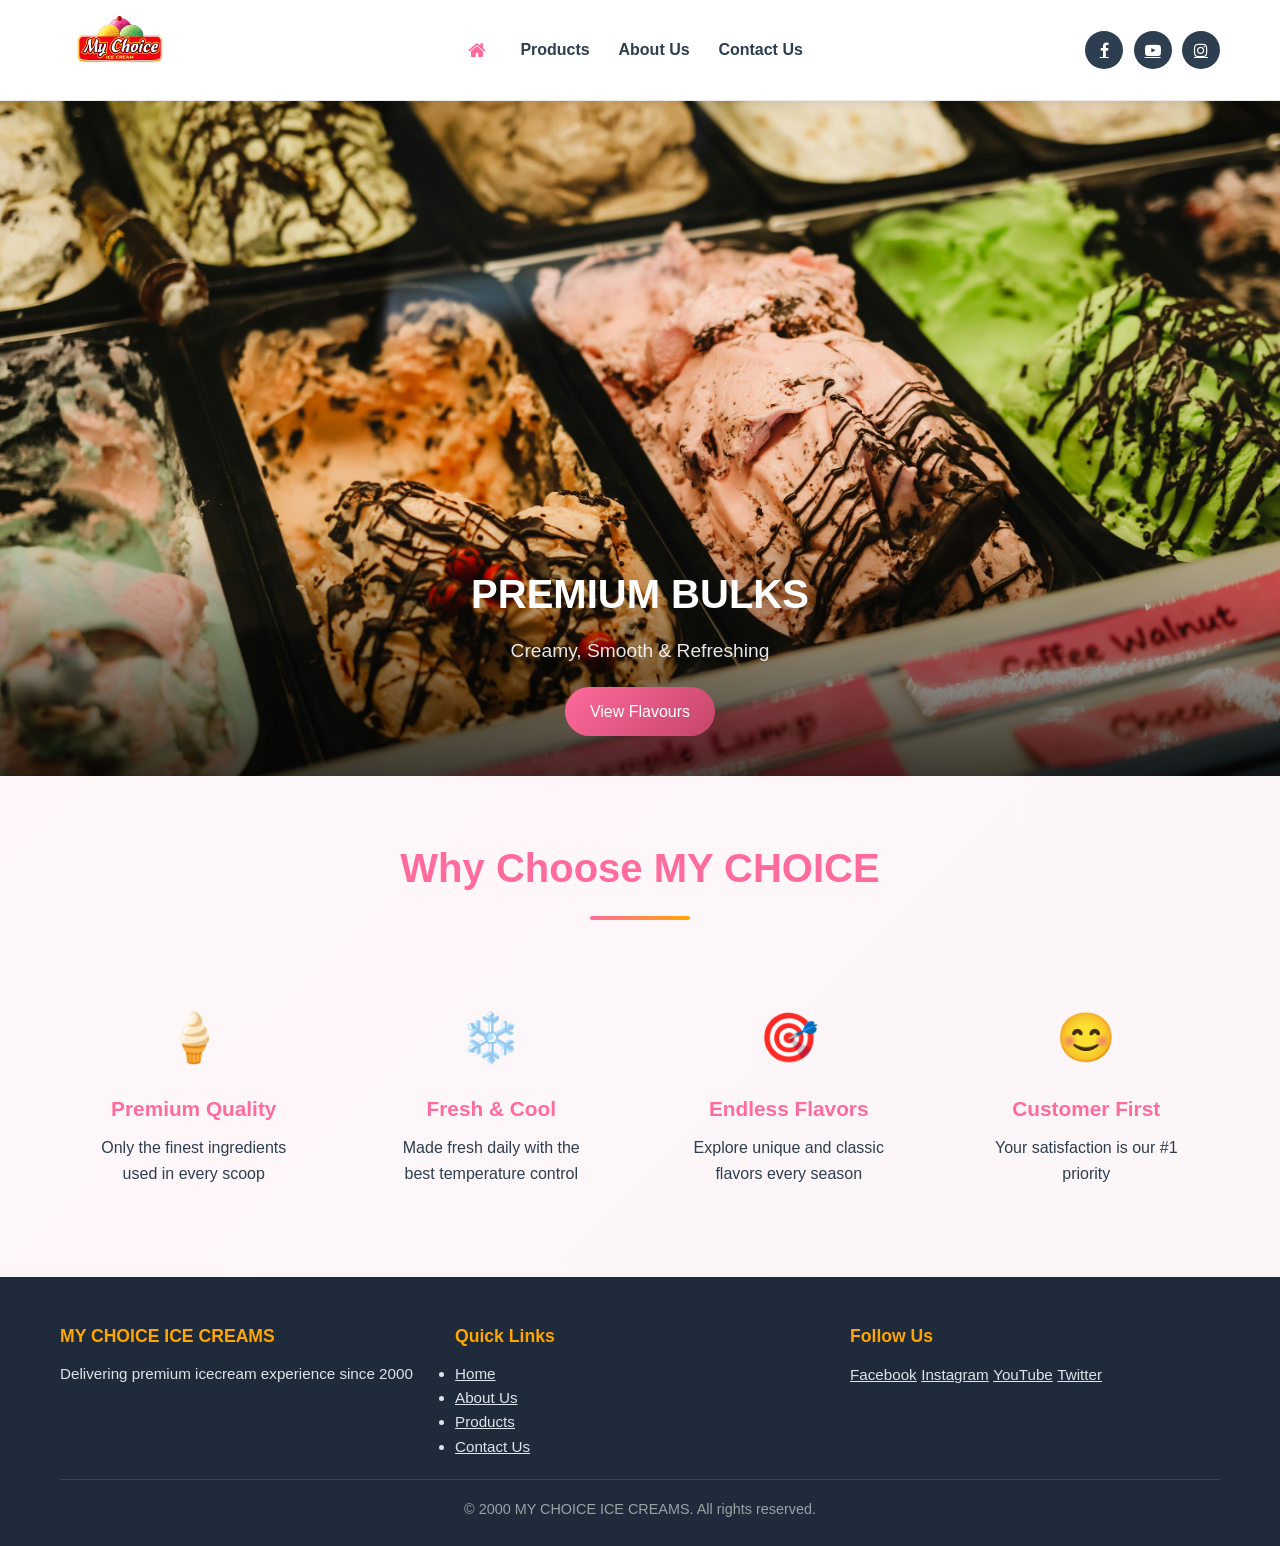
<file: index.html>
<!DOCTYPE html>
<html lang="en">
<head>
    <meta charset="UTF-8">
    <meta name="viewport" content="width=device-width, initial-scale=1.0">
    <link rel="stylesheet" href="https://cdnjs.cloudflare.com/ajax/libs/font-awesome/4.7.0/css/font-awesome.min.css">
    <link rel="stylesheet" href="css/style.css">
    <link rel="stylesheet" href="css/responsive.css">
    <title>MY CHOICE Ice Creams - Premium Ice Cream Shop</title>
</head>
<body>
    <nav class="navbar">
        <div class="container">
            <div class="navbar-brand">
                <a href="index.html"><img src="images/My choicelogo.png" alt="MY CHOICE ICE CREAMS" class="logo"></a>
            </div>
            <div class="hamburger">
                <span></span>
                <span></span>
                <span></span>
            </div>
            <ul class="nav-links">
                <li><a href="index.html" class="home-link" aria-label="Home"><i class="fa fa-home" aria-hidden="true"></i></a></li>
                <li><a href="products.html" class="active">Products</a></li>
                <li><a href="about.html">About Us</a></li>
                <li><a href="contact_Us.html">Contact Us</a></li>
            </ul>
                <ul class="social-icons">
                <li><a href="https://www.facebook.com" target="_blank" rel="noreferrer"><i class="fa fa-facebook" aria-hidden="true"></i></a></li>
                <li><a href="https://www.youtube.com/channel/UC5cx71NOaMgM1zsM2BXOCvg" target="_blank" rel="noreferrer"><i class="fa fa-youtube-play" aria-hidden="true"></i></a></li>
                <li><a href="https://www.instagram.com/arunicecreams/" target="_blank" rel="noreferrer"><i class="fa fa-instagram" aria-hidden="true"></i></a></li>
            </ul>
        </div>
    </nav>

    <section class="hero">
        <div class="carousel">
            <div class="carousel-item active">
                <img src="images/Bulks.jpg" alt="Delicious Scoops">
                <div class="banner-text">
                    <h2>PREMIUM BULKS</h2>
                    <p>Creamy, Smooth & Refreshing</p>
                    <a href="products.html#bulks" class="btn">View Flavours</a>
                </div>
            </div>
            <div class="carousel-item">
                <img src="images/cone.webp" alt="Ice Cones">
                <div class="banner-text">
                    <h2>PERFECT ICE-CREAM CONES</h2>
                    <p>Classic Flavors, Modern Taste</p>
                    <a href="products.html#cones" class="btn">View Flavours</a>
                </div>
            </div>
            <div class="carousel-item">
                <img src="images/Tubs.jpeg" alt="Ice Cream Tubs">
                <div class="banner-text">
                    <h2>DELICIOUS ICE CREAM TUBS</h2>
                    <p>Perfect for Every Occasion</p>
                    <a href="products.html#tubs" class="btn">View Flavours</a>
                </div>
            </div>
            <div class="carousel-item">
                <img src="images/kulfi.webp" alt="Kulfi">
                <div class="banner-text">
                    <h2>REFRESHING KULFIES</h2>
                    <p>Cool Down with Style</p>
                    <a href="products.html#special" class="btn">View Flavours</a>
                </div>
            </div>
            <div class="carousel-item">
                <img src="images/water candy.avif" alt="Water Candy">
                <div class="banner-text">
                    <h2>WATER CANDY</h2>
                    <p>Cool Down with Various Flavours</p>
                    <a href="products.html#watercandy" class="btn">View Flavours</a>
                </div>
            </div>
            <div class="carousel-item">
               <img src="images/balls.jpeg" alt="Fancy Balls">
                <div class="banner-text">
                    <h2>FANCY BALLS</h2>
                    <p>FINGER LICKING VARIOUS FLAVOURS OF BALLS</p>
                    <a href="products.html#balls" class="btn">View Flavours</a>
                </div>
            </div>
        </div>
    </section>

    <section class="features">
        <div class="container">
            <h2 class="section-title">Why Choose MY CHOICE</h2>
            <div class="features-grid">
                <div class="feature">
                    <div class="feature-icon">🍦</div>
                    <h3>Premium Quality</h3>
                    <p>Only the finest ingredients used in every scoop</p>
                </div>
                <div class="feature">
                    <div class="feature-icon">❄️</div>
                    <h3>Fresh & Cool</h3>
                    <p>Made fresh daily with the best temperature control</p>
                </div>
                <div class="feature">
                    <div class="feature-icon">🎯</div>
                    <h3>Endless Flavors</h3>
                    <p>Explore unique and classic flavors every season</p>
                </div>
                <div class="feature">
                    <div class="feature-icon">😊</div>
                    <h3>Customer First</h3>
                    <p>Your satisfaction is our #1 priority</p>
                </div>
            </div>
        </div>
    </section>

    <footer class="footer">
        <div class="container">
            <div class="footer-content">
                <div class="footer-section">
                    <h3>MY CHOICE ICE CREAMS</h3>
                    <p>Delivering premium icecream experience since 2000</p>
                </div>
                <div class="footer-section">
                    <h4>Quick Links</h4>
                    <ul>
                        <li><a href="index.html">Home</a></li>
                        <li><a href="about.html">About Us</a></li>
                        <li><a href="products.html">Products</a></li>
                        <li><a href="contact_Us.html">Contact Us</a></li>
                    </ul>
                </div>
                <div class="footer-section">
                    <h4>Follow Us</h4>
                    <div class="social-links">
                        <a href="https://www.facebook.com" target="_blank">Facebook</a>
                        <a href="https://www.instagram.com" target="_blank">Instagram</a>
                        <a href="https://www.youtube.com" target="_blank">YouTube</a>
                        <a href="https://www.twitter.com" target="_blank">Twitter</a>
                    </div>
                </div>
            </div>
            <div class="footer-bottom">
                <p>&copy; 2000 MY CHOICE ICE CREAMS. All rights reserved.</p>
            </div>
        </div>
    </footer>

    <script src="js/script.js"></script>
</body>
</html>
</file>
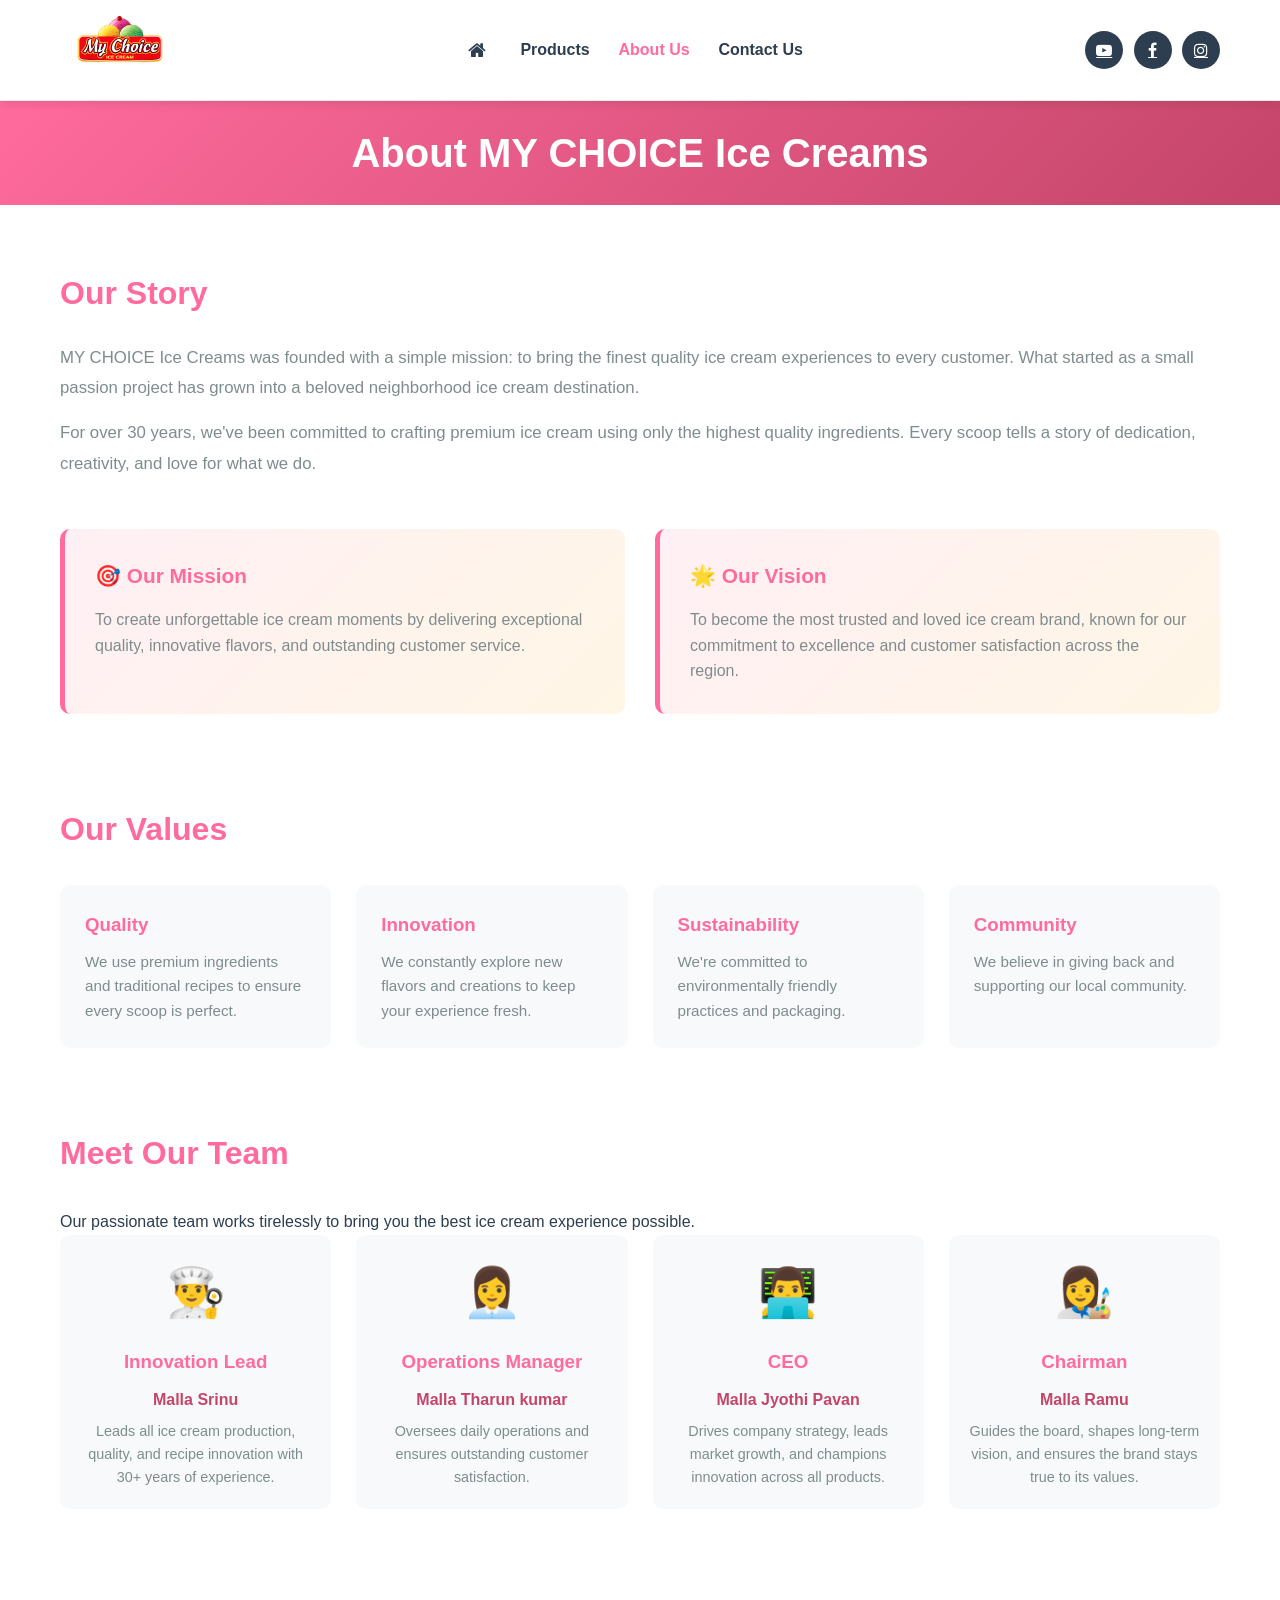
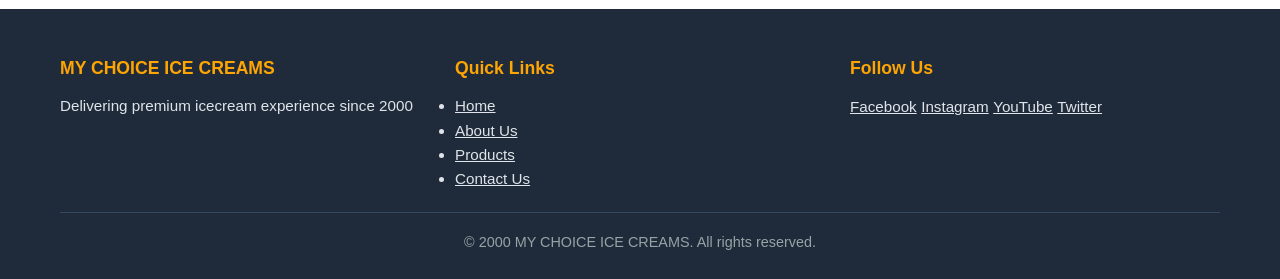
<file: about.html>
<!DOCTYPE html>
<html lang="en">
<head>
    <meta charset="UTF-8">
    <meta name="viewport" content="width=device-width, initial-scale=1.0">
    <link rel="stylesheet" href="https://cdnjs.cloudflare.com/ajax/libs/font-awesome/4.7.0/css/font-awesome.min.css">
    <link rel="stylesheet" href="css/style.css">
    <link rel="stylesheet" href="css/responsive.css">
    <title>About Us - MY CHOICE Ice Creams</title>
</head>
<body>
    <nav class="navbar">
        <div class="container">
            <div class="navbar-brand">
                <a href="index.html"><img src="images/My choicelogo.png" alt="MY CHOICE ICE CREAMS" class="logo"></a>
            </div>
            <div class="hamburger">
                <span></span>
                <span></span>
                <span></span>
            </div>
            <ul class="nav-links">
                <li><a href="index.html" class="home-link" aria-label="Home"><i class="fa fa-home" aria-hidden="true"></i></a></li>
                <li><a href="products.html">Products</a></li>
                <li><a href="about.html">About Us</a></li>
                <li><a href="contact_Us.html">Contact Us</a></li>
            </ul>
            <ul class="social-icons">
                <li><a href="https://www.youtube.com/channel/UC5cx71NOaMgM1zsM2BXOCvg" target="_blank" rel="noreferrer"><i class="fa fa-youtube-play" aria-hidden="true"></i></a></li>
                <li><a href="https://www.facebook.com" target="_blank" rel="noreferrer"><i class="fa fa-facebook" aria-hidden="true"></i></a></li>
                <li><a href="https://www.instagram.com/arunicecreams/" target="_blank" rel="noreferrer"><i class="fa fa-instagram" aria-hidden="true"></i></a></li>
            </ul>
        </div>
    </nav>

    <section class="page-header">
        <h1>About MY CHOICE Ice Creams</h1>
    </section>

    <section class="about-section">
        <div class="container">
            <div class="about-content">
                <h2>Our Story</h2>
                <p>MY CHOICE Ice Creams was founded with a simple mission: to bring the finest quality ice cream experiences to every customer. What started as a small passion project has grown into a beloved neighborhood ice cream destination.</p>
                <p>For over 30 years, we've been committed to crafting premium ice cream using only the highest quality ingredients. Every scoop tells a story of dedication, creativity, and love for what we do.</p>
            </div>

            <div class="mission-vision">
                <div class="mission-card">
                    <h3>🎯 Our Mission</h3>
                    <p>To create unforgettable ice cream moments by delivering exceptional quality, innovative flavors, and outstanding customer service.</p>
                </div>
                <div class="vision-card">
                    <h3>🌟 Our Vision</h3>
                    <p>To become the most trusted and loved ice cream brand, known for our commitment to excellence and customer satisfaction across the region.</p>
                </div>
            </div>

            <div class="values-section">
                <h2>Our Values</h2>
                <div class="values-grid">
                    <div class="value-item">
                        <h3>Quality</h3>
                        <p>We use premium ingredients and traditional recipes to ensure every scoop is perfect.</p>
                    </div>
                    <div class="value-item">
                        <h3>Innovation</h3>
                        <p>We constantly explore new flavors and creations to keep your experience fresh.</p>
                    </div>
                    <div class="value-item">
                        <h3>Sustainability</h3>
                        <p>We're committed to environmentally friendly practices and packaging.</p>
                    </div>
                    <div class="value-item">
                        <h3>Community</h3>
                        <p>We believe in giving back and supporting our local community.</p>
                    </div>
                </div>
            </div>

            <div class="team-section">
                <h2>Meet Our Team</h2>
                <p>Our passionate team works tirelessly to bring you the best ice cream experience possible.</p>
                <div class="team-grid">
                    <div class="team-member">
                        <div class="member-image">👨‍🍳</div>
                        <h3>Innovation Lead</h3>
                        <h4>Malla Srinu</h4>
                        <p>Leads all ice cream production, quality, and recipe innovation with 30+ years of experience.</p>
                    </div>
                    <div class="team-member">
                        <div class="member-image">👩‍💼</div>
                        <h3>Operations Manager</h3>
                        <h4>Malla Tharun kumar</h4>
                        <p>Oversees daily operations and ensures outstanding customer satisfaction.</p>
                    </div>
                    <div class="team-member">
                        <div class="member-image">👨‍💻</div>
                        <h3>CEO</h3>
                        <h4>Malla Jyothi Pavan</h4>
                        <p>Drives company strategy, leads market growth, and champions innovation across all products.</p>
                    </div>
                    <div class="team-member">
                        <div class="member-image">👩‍🎨</div>
                        <h3>Chairman</h3>
                        <h4>Malla Ramu</h4>
                        <p>Guides the board, shapes long-term vision, and ensures the brand stays true to its values.</p>
                    </div>
                </div>
            </div>
        </div>
    </section>

    <footer class="footer">
        <div class="container">
            <div class="footer-content">
                <div class="footer-section">
                    <h3>MY CHOICE ICE CREAMS</h3>
                    <p>Delivering premium icecream experience since 2000</p>
                </div>
                <div class="footer-section">
                    <h4>Quick Links</h4>
                    <ul>
                        <li><a href="index.html">Home</a></li>
                        <li><a href="about.html">About Us</a></li>
                        <li><a href="products.html">Products</a></li>
                        <li><a href="contact_Us.html">Contact Us</a></li>
                    </ul>
                </div>
                <div class="footer-section">
                    <h4>Follow Us</h4>
                    <div class="social-links">
                        <a href="https://www.facebook.com" target="_blank">Facebook</a>
                        <a href="https://www.instagram.com" target="_blank">Instagram</a>
                        <a href="https://www.youtube.com" target="_blank">YouTube</a>
                        <a href="https://www.twitter.com" target="_blank">Twitter</a>
                    </div>
                </div>
            </div>
            <div class="footer-bottom">
                <p>&copy; 2000 MY CHOICE ICE CREAMS. All rights reserved.</p>
            </div>
        </div>
    </footer>

    <script src="js/script.js"></script>
</body>
</html>
</file>
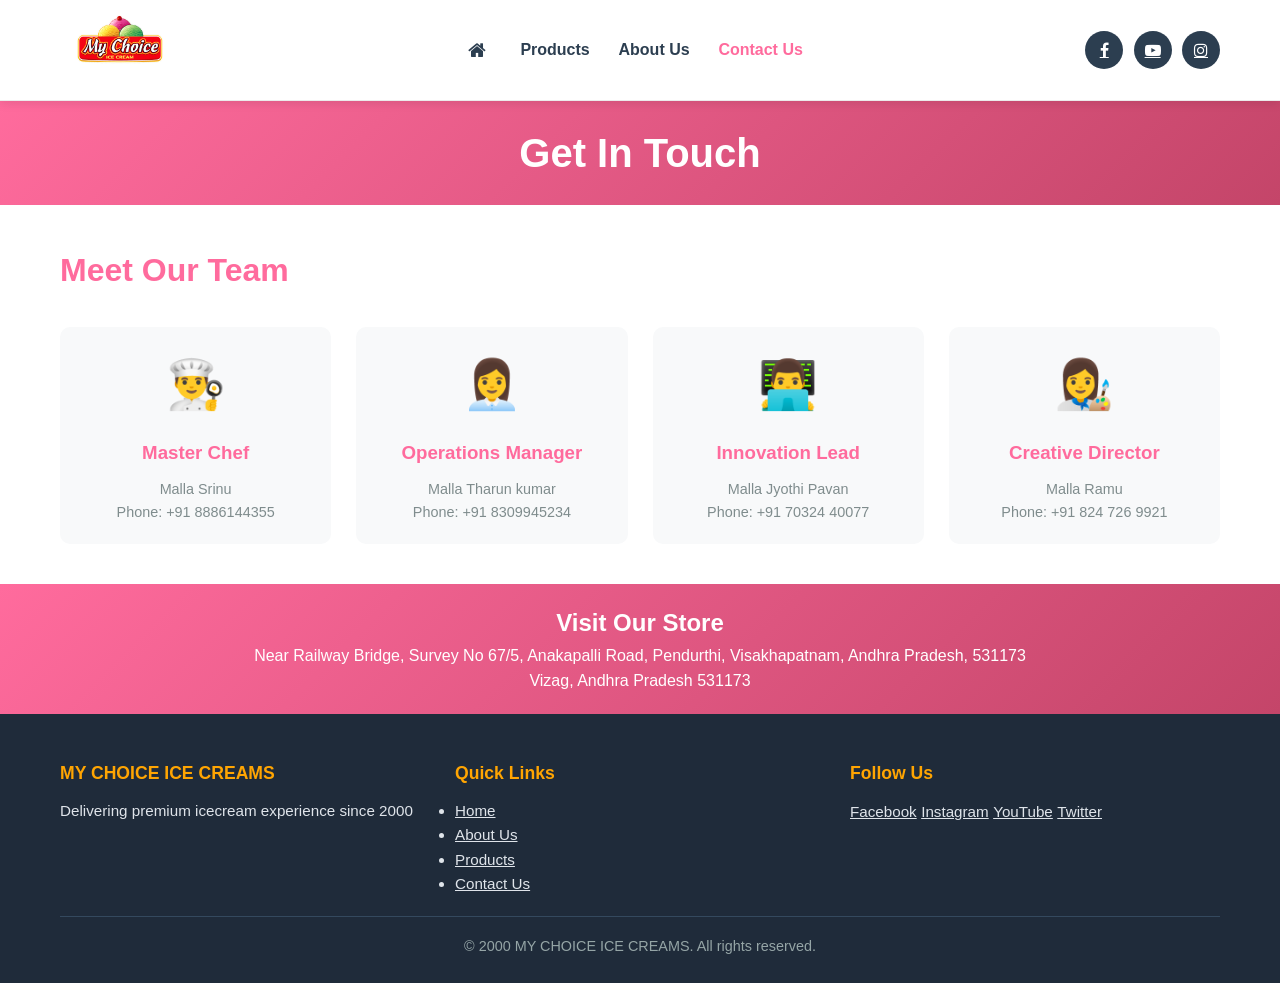
<file: contact_Us.html>
<!DOCTYPE html>
<html lang="en">
<head>
    <meta charset="UTF-8">
    <meta name="viewport" content="width=device-width, initial-scale=1.0">
    <link rel="stylesheet" href="https://cdnjs.cloudflare.com/ajax/libs/font-awesome/4.7.0/css/font-awesome.min.css">
    <link rel="stylesheet" href="css/style.css">
    <link rel="stylesheet" href="css/responsive.css">
    <title>Contact Us - MY CHOICE Ice Creams</title>
</head>
<body>
    <nav class="navbar">
        <div class="container">
            <div class="navbar-brand">
                <a href="index.html"><img src="images/My choicelogo.png" alt="MY CHOICE ICE CREAMS" class="logo"></a>
            </div>
            <div class="hamburger">
                <span></span>
                <span></span>
                <span></span>
            </div>
            <ul class="nav-links">
                <li><a href="index.html" class="home-link" aria-label="Home"><i class="fa fa-home" aria-hidden="true"></i></a></li>
                <li><a href="products.html">Products</a></li>
                <li><a href="about.html">About Us</a></li>
                <li><a href="contact_Us.html" class="active">Contact Us</a></li>
            </ul>
            <ul class="social-icons">
                <li><a href="https://www.facebook.com" target="_blank" rel="noreferrer"><i class="fa fa-facebook" aria-hidden="true"></i></a></li>
                <li><a href="https://www.youtube.com/channel/UC5cx71NOaMgM1zsM2BXOCvg" target="_blank" rel="noreferrer"><i class="fa fa-youtube-play" aria-hidden="true"></i></a></li>
                <li><a href="https://www.instagram.com/arunicecreams/" target="_blank" rel="noreferrer"><i class="fa fa-instagram" aria-hidden="true"></i></a></li>
            </ul>
        </div>
    </nav>

    <section class="page-header">
        <h1>Get In Touch</h1>
    </section>

    <section class="team-section">
        <div class="container">
            <h2>Meet Our Team</h2>
            <div class="team-grid">
                <div class="team-member">
                    <div class="member-image">👨‍🍳</div>
                    <h3>Master Chef</h3>
                    <p>Malla Srinu</p>
                    <p>Phone: +91 8886144355</p>
                </div>
                <div class="team-member">
                    <div class="member-image">👩‍💼</div>
                    <h3>Operations Manager</h3>
                    <p>Malla Tharun kumar</p>
                    <p>Phone: +91 8309945234</p>
                </div>
                <div class="team-member">
                    <div class="member-image">👨‍💻</div>
                    <h3>Innovation Lead</h3>
                    <p>Malla Jyothi Pavan</p>
                    <p>Phone: +91 70324 40077</p>
                </div>
                <div class="team-member">
                    <div class="member-image">👩‍🎨</div>
                    <h3>Creative Director</h3>
                    <p>Malla Ramu</p>
                    <p>Phone: +91 824 726 9921</p>
                </div>
            </div>
        </div>
    </section>

   <section class="page-header">
            <h2>Visit Our Store</h2>
                 <p>Near Railway Bridge, Survey No 67/5,
                    Anakapalli Road, Pendurthi,
                    Visakhapatnam, Andhra Pradesh, 531173<br>
                    Vizag, Andhra Pradesh 531173</p>
            </div>
        </div>
    </section>

    <footer class="footer">
        <div class="container">
            <div class="footer-content">
                <div class="footer-section">
                    <h3>MY CHOICE ICE CREAMS</h3>
                    <p>Delivering premium icecream experience since 2000</p>
                </div>
                <div class="footer-section">
                    <h4>Quick Links</h4>
                    <ul>
                        <li><a href="index.html">Home</a></li>
                        <li><a href="about.html">About Us</a></li>
                        <li><a href="products.html">Products</a></li>
                        <li><a href="contact_Us.html">Contact Us</a></li>
                    </ul>
                </div>
                <div class="footer-section">
                    <h4>Follow Us</h4>
                    <div class="social-links">
                        <a href="https://www.facebook.com" target="_blank">Facebook</a>
                        <a href="https://www.instagram.com" target="_blank">Instagram</a>
                        <a href="https://www.youtube.com" target="_blank">YouTube</a>
                        <a href="https://www.twitter.com" target="_blank">Twitter</a>
                    </div>
                </div>
            </div>
            <div class="footer-bottom">
                <p>&copy; 2000 MY CHOICE ICE CREAMS. All rights reserved.</p>
            </div>
        </div>
    </footer>

    <script src="js/script.js"></script>
</body>
</html>
</file>
<file: css/style.css>
/* Global Styles */
* {
    margin: 0;
    padding: 0;
    box-sizing: border-box;
}

:root {
    --primary-color: #ff6b9d;
    --secondary-color: #c44569;
    --accent-color: #ffa502;
    --light-bg: #f8f9fa;
    --dark-text: #2c3e50;
    --light-text: #7f8c8d;
    --white: #ffffff;
    --border: #e0e0e0;
}

html {
    scroll-behavior: smooth;
}

body {
    font-family: 'Segoe UI', Tahoma, Geneva, Verdana, sans-serif;
    line-height: 1.6;
    color: var(--dark-text);
    background-color: var(--white);
}

.container {
    max-width: 1200px;
    margin: 0 auto;
    padding: 0 20px;
}

/* Animations */
@keyframes bounce {
    0%, 100% { transform: translateX(-50%) translateY(0); }
    50% { transform: translateX(-50%) translateY(-8px); }
}

@keyframes slideIn {
    from { opacity: 0; transform: translateY(20px); }
    to { opacity: 1; transform: translateY(0); }
}

.hidden-item {
    display: none;
}

.see-all-btn {
    display: block;
    margin: 15px auto;
    padding: 10px 20px;
    background: var(--primary-color);
    color: var(--white);
    border: none;
    border-radius: 25px;
    font-size: 0.9rem;
    cursor: pointer;
    transition: background 0.3s ease;
}

.see-all-btn:hover {
    background: var(--secondary-color);
}

.price {
    display: none !important;
}

/* Navigation */
.navbar {
    background: #ffffff;
    padding: 0.4rem 0;
    position: sticky;
    top: 0;
    z-index: 1000;
    border-bottom: 1px solid rgba(0, 0, 0, 0.08);
}

.navbar .container {
    display: flex;
    justify-content: space-between;
    align-items: center;
    gap: 1rem;
    flex-wrap: wrap;
}

.navbar-brand a {
    display: inline-flex;
    align-items: center;
}

.navbar-brand .logo {
    max-height: 80px;
    width: auto;
    display: block;
}

.nav-links {
    display: flex;
    list-style: none;
    gap: 1rem;
    align-items: center;
}

.nav-links li {
    position: relative;
}

.nav-links a {
    color: var(--dark-text);
    text-decoration: none;
    font-weight: 600;
    padding: 0.8rem 0.4rem;
    transition: all 0.3s ease;
    display: inline-flex;
    align-items: center;
    gap: 0.35rem;
}

.home-link {
    width: 42px;
    height: 42px;
    padding: 0;
    display: inline-flex;
    align-items: center;
    justify-content: center;
}

.home-link i {
    font-size: 1.2rem;
    display: inline-block;
}

.nav-links a i,
.social-icons a i {
    display: inline-block;
}

.social-icons a i {
    font-size: 1rem;
}

.home-link.active i,
.nav-links a:hover,
.nav-links a.active {
    color: var(--primary-color);
}

.nav-icon {
    font-size: 1rem;
    line-height: 1;
}

.dropdown .caret {
    font-size: 0.8rem;
    margin-left: 0.25rem;
    transition: transform 0.2s ease;
}

.dropdown-menu {
    position: absolute;
    top: 100%;
    left: 0;
    min-width: 220px;
    background: #ffffff;
    border: 1px solid rgba(0, 0, 0, 0.08);
    box-shadow: 0 12px 25px rgba(0, 0, 0, 0.08);
    display: none;
    list-style: none;
    padding: 0.5rem 0;
    margin-top: 0.35rem;
    z-index: 100;
}

.dropdown:hover>.dropdown-menu {
    display: block;
}

.dropdown-menu li a {
    display: block;
    padding: 0.7rem 1rem;
    color: var(--dark-text);
    font-weight: 500;
}

.dropdown-menu li a:hover {
    background: var(--light-bg);
}

.social-icons {
    display: flex;
    list-style: none;
    gap: 0.65rem;
    align-items: center;
}

.social-icons a {
    width: 38px;
    height: 38px;
    display: inline-flex;
    align-items: center;
    justify-content: center;
    background: var(--dark-text);
    color: var(--white);
    border-radius: 50%;
    transition: all 0.3s ease;
    font-size: 1rem;
}

.social-icons a:hover {
    background: var(--primary-color);
}

.hamburger {
    display: none;
    flex-direction: column;
    cursor: pointer;
    gap: 5px;
}

.hamburger span {
    width: 26px;
    height: 3px;
    background: var(--dark-text);
    border-radius: 3px;
    transition: all 0.3s ease;
}

/* Hero Section with Carousel */
.hero {
    position: relative;
    min-height: 75vh;
    height: 75vh;
    max-height: 700px;
    overflow: hidden;
    background: var(--light-bg);
}

.carousel {
    position: relative;
    width: 100%;
    height: 100%;
}

.carousel-item {
    position: absolute;
    width: 100%;
    height: 100%;
    opacity: 0;
    transition: opacity 0.5s ease;
}

.carousel-item.active {
    opacity: 1;
}

.carousel-item img {
    width: 100%;
    height: 100%;
    object-fit: cover;
    object-position: center;
}

/* Footer improvements */
.footer {
    background: #1f2b3a;
    color: var(--white);
    padding: 45px 0 25px;
}

.footer-content {
    display: grid;
    grid-template-columns: repeat(3, 1fr);
    gap: 25px;
    align-items: start;
    margin-bottom: 20px;
}

.footer-section h3,
.footer-section h4 {
    margin-bottom: 12px;
    color: var(--accent-color);
    font-size: 1.1rem;
}

.footer-section p,
.footer-section ul li,
.footer-section a {
    color: #dfe4ea;
    font-size: 0.95rem;
}

.footer-bottom {
    text-align: center;
    padding-top: 18px;
    border-top: 1px solid #34495e;
    color: #95a5a6;
    font-size: 0.9rem;
}

.banner-text {
    position: absolute;
    bottom: 0;
    left: 0;
    right: 0;
    background: linear-gradient(to top, rgba(0, 0, 0, 0.7), transparent);
    color: var(--white);
    padding: 40px 20px 20px;
    text-align: center;
}

.banner-text h2 {
    font-size: 2.5rem;
    margin-bottom: 10px;
}

.banner-text p {
    font-size: 1.2rem;
    opacity: 0.9;
}

.scroll-down {
    display: none !important;
}

.products-page .scroll-down {
    position: absolute;
    left: 50%;
    bottom: 30px;
    transform: translateX(-50%);
    width: 48px;
    height: 48px;
    border: 2px solid rgba(255, 255, 255, 0.9);
    border-radius: 50%;
    display: inline-flex;
    align-items: center;
    justify-content: center;
    color: var(--white);
    text-decoration: none;
    transition: all 0.3s ease;
    animation: bounce 1.8s infinite ease-in-out;
    z-index: 5;
}

.scroll-down:hover {
    transform: translateX(-50%) translateY(-4px);
    border-color: rgba(255, 255, 255, 1);
}

.scroll-down .fa {
    font-size: 1.2rem;
}

@keyframes bounce {

    0%,
    100% {
        transform: translateX(-50%) translateY(0);
    }

    50% {
        transform: translateX(-50%) translateY(-8px);
    }
}

.carousel-controls {
    position: absolute;
    bottom: 20px;
    left: 50%;
    transform: translateX(-50%);
    display: flex;
    gap: 15px;
    z-index: 10;
}

.carousel-btn {
    background: var(--white);
    color: var(--primary-color);
    border: none;
    width: 45px;
    height: 45px;
    border-radius: 50%;
    font-size: 1.2rem;
    cursor: pointer;
    transition: all 0.3s ease;
    font-weight: bold;
}

.carousel-btn:hover {
    background: var(--accent-color);
    color: var(--white);
    transform: scale(1.1);
}

/* Products Section */
.products {
    padding: 60px 0;
    background: var(--white);
}

.section-title {
    text-align: center;
    font-size: 2.5rem;
    margin-bottom: 50px;
    color: var(--primary-color);
    position: relative;
    padding-bottom: 20px;
}

.section-title::after {
    content: '';
    position: absolute;
    bottom: 0;
    left: 50%;
    transform: translateX(-50%);
    width: 100px;
    height: 4px;
    background: linear-gradient(90deg, var(--primary-color), var(--accent-color));
    border-radius: 2px;
}

.products-grid {
    display: grid;
    grid-template-columns: repeat(auto-fit, minmax(300px, 1fr));
    gap: 30px;
}

.product-card {
    background: var(--light-bg);
    border-radius: 10px;
    overflow: hidden;
    transition: all 0.3s ease;
    box-shadow: 0 2px 8px rgba(0, 0, 0, 0.1);
}

.product-card:hover {
    transform: translateY(-10px);
    box-shadow: 0 8px 20px rgba(255, 107, 157, 0.3);
}

.product-card img {
    width: 100%;
    height: 220px;
    object-fit: cover;
    background: linear-gradient(135deg, var(--primary-color), var(--secondary-color));
}

.product-card h3 {
    padding: 20px 20px 10px;
    color: var(--primary-color);
    font-size: 1.3rem;
}

.product-card p {
    padding: 0 20px 15px;
    color: var(--light-text);
    font-size: 0.95rem;
}

/* Buttons */
.btn {
    display: inline-block;
    background: linear-gradient(135deg, var(--primary-color), var(--secondary-color));
    color: var(--white);
    padding: 12px 25px;
    border-radius: 25px;
    text-decoration: none;
    border: none;
    cursor: pointer;
    transition: all 0.3s ease;
    font-weight: 500;
    margin: 20px;
}

.btn:hover {
    transform: scale(1.05);
    box-shadow: 0 5px 15px rgba(255, 107, 157, 0.4);
}

/* Features Section */
.features {
    padding: 60px 0;
    background: linear-gradient(135deg, rgba(255, 107, 157, 0.05), rgba(196, 69, 105, 0.05));
}

.features-grid {
    display: grid;
    grid-template-columns: repeat(4, 1fr);
    gap: 30px;
}

.feature {
    text-align: center;
    padding: 30px;
}

.feature-icon {
    font-size: 3rem;
    margin-bottom: 15px;
}

.feature h3 {
    color: var(--primary-color);
    margin-bottom: 10px;
    font-size: 1.3rem;
}

/* Newsletter Section */
.newsletter {
    background: linear-gradient(135deg, var(--primary-color), var(--secondary-color));
    color: var(--white);
    padding: 50px 20px;
    text-align: center;
}

.newsletter h2 {
    font-size: 2rem;
    margin-bottom: 10px;
}

.newsletter p {
    margin-bottom: 25px;
    opacity: 0.9;
}

.newsletter-form {
    display: flex;
    max-width: 500px;
    margin: 0 auto;
    gap: 10px;
}

.newsletter-form input {
    flex: 1;
    padding: 12px 15px;
    border: none;
    border-radius: 25px;
    font-size: 1rem;
}

.newsletter-form .btn {
    margin: 0;
    white-space: nowrap;
}

/* Page Header */
.page-header {
    background: linear-gradient(135deg, var(--primary-color), var(--secondary-color));
    color: var(--white);
    padding: 20px 20px;
    text-align: center;
}

.page-header h1 {
    font-size: 2.5rem;
}

.products-detailed {
    padding: 40px 0;
    background: var(--light-bg);
}

.product-section {
    margin-bottom: 2.5rem;
}

.product-section h2 {
    color: var(--primary-color);
    margin-bottom: 0.5rem;
    font-size: 1.8rem;
}

.product-section .product-description {
    color: var(--dark-text);
    margin-bottom: 1rem;
}

.product-items-grid {
    display: grid;
    grid-template-columns: repeat(8, minmax(130px, 1fr));
    gap: 0.8rem;
}

.product-item {
    background: var(--white);
    border: 1px solid var(--border);
    border-radius: 12px;
    padding: 15px;
    box-shadow: 0 2px 6px rgba(0, 0, 0, 0.08);
    transition: transform 0.2s ease, box-shadow 0.2s ease;
}

.product-item:hover {
    transform: translateY(-4px);
    box-shadow: 0 6px 16px rgba(0, 0, 0, 0.14);
}

.item-icon {
    font-size: 1.4rem;
    margin-bottom: 8px;
}

.product-item h3 {
    font-size: 1rem;
    margin-bottom: 0.35rem;
    color: var(--secondary-color);
}

.product-item p {
    font-size: 0.88rem;
    color: var(--light-text);
    margin-bottom: 0.45rem;
}

.product-item .price {
    font-weight: 700;
    color: var(--primary-color);
}

.sticky-category-nav {
    position: sticky;
    top: 67px;
    z-index: 1001;
    background: #fff;
    border-bottom: 1px solid var(--border);
    padding: 8px 0;
    box-shadow: 0 1px 8px rgba(0, 0, 0, 0.05);
}

.sticky-category-nav .container {
    display: flex;
    gap: 0.8rem;
    overflow-x: auto;
    padding: 0 5px;
    scrollbar-width: none;
}

.sticky-category-nav .container::-webkit-scrollbar {
    display: none;
}

.sticky-category-nav a {
    flex: 0 0 auto;
    color: var(--dark-text);
    text-decoration: none;
    border: 1px solid var(--border);
    border-radius: 20px;
    padding: 6px 11px;
    font-size: 0.85rem;
    font-weight: 600;
    background: #fff;
    transition: background 0.2s ease, color 0.2s ease;
}

.sticky-category-nav a:hover,
.sticky-category-nav a:focus,
.sticky-category-nav a.active {
    color: var(--white);
    background: var(--primary-color);
}

/* About Page Styles */
.about-section {
    padding: 60px 0;
}

.about-content {
    margin-bottom: 50px;
    font-size: 1.05rem;
    line-height: 1.8;
}

.about-content h2 {
    color: var(--primary-color);
    font-size: 2rem;
    margin-bottom: 20px;
}

.about-content p {
    margin-bottom: 15px;
    color: var(--light-text);
}

.mission-vision {
    display: grid;
    grid-template-columns: repeat(2, 1fr);
    gap: 30px;
    margin-bottom: 50px;
}

.mission-card,
.vision-card {
    background: linear-gradient(135deg, rgba(255, 107, 157, 0.1), rgba(255, 165, 2, 0.1));
    padding: 30px;
    border-radius: 10px;
    border-left: 5px solid var(--primary-color);
}

.mission-card h3,
.vision-card h3 {
    color: var(--primary-color);
    margin-bottom: 15px;
    font-size: 1.3rem;
}

.mission-card p,
.vision-card p {
    color: var(--light-text);
}

    .values-section {
        padding: 40px 0;
    }

    .values-section h2 {
        color: var(--primary-color);
        font-size: 2rem;
        margin-bottom: 30px;
    }

    .values-grid {
        display: grid;
        grid-template-columns: repeat(2, 1fr);
        gap: 20px;
    }

    .value-item {
        background: var(--light-bg);
        padding: 20px;
        border-radius: 10px;
        transition: all 0.3s ease;
    }

    .value-item:hover {
        box-shadow: 0 5px 15px rgba(255, 107, 157, 0.2);
    }

    .value-item h3 {
        color: var(--primary-color);
        margin-bottom: 10px;
    }

    .team-section {
        padding: 40px 0;
    }

    .team-section h2 {
        color: var(--primary-color);
        font-size: 2rem;
        margin-bottom: 30px;
    }

    .team-grid {
        display: grid;
        grid-template-columns: repeat(2, 1fr);
        gap: 20px;
    }

.values-section h2 {
    color: var(--primary-color);
    font-size: 2rem;
    margin-bottom: 30px;
}

.values-grid {
    display: grid;
    grid-template-columns: repeat(4, 1fr);
    gap: 25px;
}

.value-item {
    background: var(--light-bg);
    padding: 25px;
    border-radius: 10px;
    transition: all 0.3s ease;
}

.value-item:hover {
    box-shadow: 0 5px 15px rgba(255, 107, 157, 0.2);
}

.value-item h3 {
    color: var(--primary-color);
    margin-bottom: 10px;
}

.value-item p {
    color: var(--light-text);
    font-size: 0.95rem;
}

.team-section {
    padding: 40px 0;
}

.team-section h2 {
    color: var(--primary-color);
    font-size: 2rem;
    margin-bottom: 30px;
}

.team-grid {
    display: grid;
    grid-template-columns: repeat(4, 1fr);
    gap: 25px;
}

.team-member {
    background: var(--light-bg);
    padding: 20px;
    border-radius: 10px;
    text-align: center;
}

.member-image {
    font-size: 3rem;
    margin-bottom: 15px;
}

.team-member h3 {
    color: var(--primary-color);
    margin-bottom: 10px;
}

.team-member h4 {
    color: var(--secondary-color);
    margin-bottom: 8px;
    font-weight: 600;
}

.team-member p {
    color: var(--light-text);
    font-size: 0.9rem;
}

@media (max-width: 880px) {
    .product-items-grid {
        grid-template-columns: repeat(3, minmax(120px, 1fr));
        gap: 0.6rem;
    }

    .product-item {
        padding: 12px;
        border-radius: 10px;
        text-align: center;
    }

    .product-item h3 {
        font-size: 0.95rem;
        margin-bottom: 0.25rem;
    }

    .product-item p {
        font-size: 0.78rem;
        margin-bottom: 0.4rem;
    }

    .item-icon {
        font-size: 1.2rem;
        margin-bottom: 6px;
    }

    .product-section h2 {
        font-size: 1.55rem;
    }

    .page-header h1 {
        font-size: 2rem;
    }

    /* About Section */
    .about-section {
        padding: 60px 0;
    }

    .about-content {
        margin-bottom: 50px;
        font-size: 1.05rem;
        line-height: 1.8;
    }

    .about-content h2 {
        color: var(--primary-color);
        font-size: 2rem;
        margin-bottom: 20px;
    }

    .about-content p {
        margin-bottom: 15px;
        color: var(--light-text);
    }

    .mission-vision {
        display: grid;
        grid-template-columns: repeat(2, 1fr);
        gap: 30px;
        margin-bottom: 50px;
    }

    .mission-card,
    .vision-card {
        background: linear-gradient(135deg, rgba(255, 107, 157, 0.1), rgba(255, 165, 2, 0.1));
        padding: 30px;
        border-radius: 10px;
        border-left: 5px solid var(--primary-color);
    }

    .mission-card h3,
    .vision-card h3 {
        color: var(--primary-color);
        margin-bottom: 15px;
        font-size: 1.3rem;
    }

    .values-section {
        padding: 40px 0;
    }

    .values-section h2 {
        color: var(--primary-color);
        font-size: 2rem;
        margin-bottom: 30px;
    }

    .values-grid {
        display: grid;
        grid-template-columns: repeat(4, 1fr);
        gap: 25px;
    }

    .value-item {
        background: var(--light-bg);
        padding: 25px;
        border-radius: 10px;
        transition: all 0.3s ease;
    }

    .value-item:hover {
        box-shadow: 0 5px 15px rgba(255, 107, 157, 0.2);
    }

    .value-item h3 {
        color: var(--primary-color);
        margin-bottom: 10px;
    }

    .team-section {
        padding: 40px 0;
    }

    .team-section h2 {
        color: var(--primary-color);
        font-size: 2rem;
        margin-bottom: 30px;
    }

    .team-grid {
        display: grid;
        grid-template-columns: repeat(4, 1fr);
        gap: 25px;
    }

    .team-member {
        background: var(--light-bg);
        padding: 20px;
        border-radius: 10px;
        text-align: center;
    }

    .member-image {
        font-size: 3rem;
        margin-bottom: 15px;
    }

    .team-member h3 {
        color: var(--primary-color);
        margin-bottom: 10px;
    }

    /* Products Detailed */
    .products-detailed {
        padding: 60px 0;
    }

    .product-section {
        margin-bottom: 60px;
        padding-bottom: 40px;
        border-bottom: 2px solid var(--border);
    }

    .product-section:last-child {
        border-bottom: none;
    }

    .product-section h2 {
        color: var(--primary-color);
        font-size: 1.8rem;
        margin-bottom: 10px;
    }

    .product-description {
        color: var(--light-text);
        margin-bottom: 30px;
        font-size: 1.05rem;
    }

    .product-items-grid {
        display: grid;
        grid-template-columns: repeat(8, 1fr);
        gap: 20px;
    }

    .product-item {
        background: var(--light-bg);
        padding: 20px;
        border-radius: 10px;
        text-align: center;
        transition: all 0.3s ease;
    }

    .product-item:hover {
        box-shadow: 0 5px 15px rgba(255, 107, 157, 0.2);
        transform: translateY(-5px);
    }

    .item-icon {
        font-size: 2.5rem;
        margin-bottom: 10px;
    }

    .product-item h3 {
        color: var(--primary-color);
        margin-bottom: 8px;
    }

    .product-item p {
        color: var(--light-text);
        margin-bottom: 15px;
        font-size: 0.9rem;
    }

    .price {
        display: block;
        font-size: 1.3rem;
        color: var(--accent-color);
        font-weight: bold;
    }

    /* Contact Section */
    .contact-section {
        padding: 60px 0;
    }

    .contact-wrapper {
        display: grid;
        grid-template-columns: 1fr 1fr;
        gap: 50px;
    }

    .contact-info h2 {
        color: var(--primary-color);
        font-size: 1.8rem;
        margin-bottom: 30px;
    }

    .info-item {
        margin-bottom: 30px;
    }

    .info-item h3 {
        color: var(--primary-color);
        margin-bottom: 10px;
    }

    .info-item a {
        color: var(--secondary-color);
        text-decoration: none;
        transition: all 0.3s ease;
    }

    .info-item a:hover {
        color: var(--accent-color);
    }

    .social-links-large {
        display: grid;
        grid-template-columns: repeat(2, 1fr);
        gap: 15px;
    }

    .social-btn {
        display: inline-block;
        background: linear-gradient(135deg, var(--primary-color), var(--secondary-color));
        color: var(--white);
        padding: 12px 20px;
        border-radius: 25px;
        text-decoration: none;
        transition: all 0.3s ease;
        text-align: center;
    }

    .social-btn:hover {
        transform: scale(1.05);
    }

    /* Contact Form */
    .contact-form-wrapper h2 {
        color: var(--primary-color);
        font-size: 1.8rem;
        margin-bottom: 30px;
    }

    .contact-form {
        background: var(--light-bg);
        padding: 30px;
        border-radius: 10px;
    }

    .form-group {
        margin-bottom: 20px;
    }

    .form-group label {
        display: block;
        margin-bottom: 8px;
        color: var(--dark-text);
        font-weight: 500;
    }

    .form-group input,
    .form-group textarea,
    .form-group select {
        width: 100%;
        padding: 10px 15px;
        border: 1px solid var(--border);
        border-radius: 5px;
        font-family: inherit;
        font-size: 1rem;
        transition: border-color 0.3s ease;
    }

    .form-group input:focus,
    .form-group textarea:focus,
    .form-group select:focus {
        outline: none;
        border-color: var(--primary-color);
        box-shadow: 0 0 5px rgba(255, 107, 157, 0.2);
    }

    .btn-submit {
        width: 100%;
        margin: 0;
    }

    /* Map Section */
    .map-section {
        background: var(--light-bg);
        padding: 60px 0;
    }

    .map-section h2 {
        color: var(--primary-color);
        font-size: 2rem;
        margin-bottom: 30px;
        text-align: center;
    }

    .map-placeholder {
        background: linear-gradient(135deg, var(--primary-color), var(--secondary-color));
        color: var(--white);
        height: 300px;
        border-radius: 10px;
        display: flex;
        flex-direction: column;
        justify-content: center;
        align-items: center;
        font-size: 1.2rem;
    }

    /* Footer */
    .footer {
        background: #2c3e50;
        color: var(--white);
        padding: 50px 0 20px;
    }

    .footer-content {
        display: grid;
        grid-template-columns: repeat(3, 1fr);
        gap: 30px;
        margin-bottom: 30px;
    }

    .footer-section h3,
    .footer-section h4 {
        margin-bottom: 15px;
        color: var(--accent-color);
    }

    .footer-section ul {
        list-style: none;
    }

    .footer-section ul li {
        margin-bottom: 8px;
    }

    .footer-section a {
        color: #ecf0f1;
        text-decoration: none;
        transition: all 0.3s ease;
    }

    .footer-section a:hover {
        color: var(--accent-color);
    }

    .social-links {
        display: flex;
        gap: 15px;
        flex-wrap: wrap;
    }

    .footer-bottom {
        text-align: center;
        padding-top: 20px;
        border-top: 1px solid #34495e;
        color: #95a5a6;
    }

    /* Products grid overrides */
    .products-detailed .product-items-grid {
        grid-template-columns: repeat(8, minmax(120px, 1fr));
        gap: 0.8rem;
    }

    @media (max-width: 880px) {
        .products-detailed .product-items-grid {
            grid-template-columns: repeat(3, minmax(100px, 1fr));
        }

        .product-item {
            padding: 10px;
        }

        .item-icon {
            font-size: 1.2rem;
        }
    }

    .hidden-item {
        display: none;
    }

    .see-all-btn {
        display: block;
        margin: 15px auto;
        padding: 10px 20px;
        background: var(--primary-color);
        color: var(--white);
        border: none;
        border-radius: 25px;
        font-size: 0.9rem;
        cursor: pointer;
        transition: background 0.3s ease;
    }

    .see-all-btn:hover {
        background: var(--secondary-color);
    }

    /* Animations */
    @keyframes slideIn {
        from {
            opacity: 0;
            transform: translateY(20px);
        }

        to {
            opacity: 1;
            transform: translateY(0);
        }
    }

    .product-card,
    .feature,
    .value-item {
        animation: slideIn 0.5s ease forwards;
    }

    .value-item,
    .team-member {
        animation: slideIn 0.5s ease forwards;
    }

    /* Page-specific styles */
    .about-section {
        padding: 60px 0;
    }

    .about-content {
        margin-bottom: 50px;
        font-size: 1.05rem;
        line-height: 1.8;
    }

    .about-content h2 {
        color: var(--primary-color);
        font-size: 2rem;
        margin-bottom: 20px;
    }

    .about-content p {
        margin-bottom: 15px;
        color: var(--light-text);
    }

    .mission-vision {
        display: grid;
        grid-template-columns: repeat(2, 1fr);
        gap: 30px;
        margin-bottom: 50px;
    }

    .mission-card,
    .vision-card {
        background: linear-gradient(135deg, rgba(255, 107, 157, 0.1), rgba(255, 165, 2, 0.1));
        padding: 30px;
        border-radius: 10px;
        border-left: 5px solid var(--primary-color);
    }

    .mission-card h3,
    .vision-card h3 {
        color: var(--primary-color);
        margin-bottom: 15px;
        font-size: 1.3rem;
    }

    .values-section {
        padding: 40px 0;
    }

    .values-section h2 {
        color: var(--primary-color);
        font-size: 2rem;
        margin-bottom: 30px;
    }

    .values-grid {
        display: grid;
        grid-template-columns: repeat(4, 1fr);
        gap: 25px;
    }

    .value-item {
        background: var(--light-bg);
        padding: 25px;
        border-radius: 10px;
        transition: all 0.3s ease;
    }

    .value-item:hover {
        box-shadow: 0 5px 15px rgba(255, 107, 157, 0.2);
    }

    .value-item h3 {
        color: var(--primary-color);
        margin-bottom: 10px;
    }

    .team-section {
        padding: 40px 0;
    }

    .team-section h2 {
        color: var(--primary-color);
        font-size: 2rem;
        margin-bottom: 30px;
    }

    .team-grid {
        display: grid;
        grid-template-columns: repeat(4, 1fr);
        gap: 25px;
    }

    .team-member {
        background: var(--light-bg);
        padding: 20px;
        border-radius: 10px;
        text-align: center;
    }

    .member-image {
        font-size: 3rem;
        margin-bottom: 15px;
    }

    .team-member h3 {
        color: var(--primary-color);
        margin-bottom: 10px;
    }

    .team-member h4 {
        color: var(--secondary-color);
        margin-bottom: 8px;
        font-weight: 600;
    }

    .team-member p {
        color: var(--light-text);
        font-size: 0.9rem;
    }

    .contact-section {
        padding: 60px 0;
    }

    .contact-wrapper {
        display: grid;
        grid-template-columns: 1fr 1fr;
        gap: 50px;
    }

    .contact-info h2 {
        color: var(--primary-color);
        font-size: 1.8rem;
        margin-bottom: 30px;
    }

    .info-item {
        margin-bottom: 30px;
    }

    .info-item h3 {
        color: var(--primary-color);
        margin-bottom: 10px;
    }

    .info-item a {
        color: var(--secondary-color);
        text-decoration: none;
        transition: all 0.3s ease;
    }

    .info-item a:hover {
        color: var(--accent-color);
    }

    .social-links-large {
        display: grid;
        grid-template-columns: repeat(2, 1fr);
        gap: 15px;
    }

    .social-btn {
        display: inline-block;
        background: linear-gradient(135deg, var(--primary-color), var(--secondary-color));
        color: var(--white);
        padding: 12px 20px;
        border-radius: 25px;
        text-decoration: none;
        transition: all 0.3s ease;
        text-align: center;
    }

    .social-btn:hover {
        transform: scale(1.05);
    }

    .contact-form-wrapper h2 {
        color: var(--primary-color);
        font-size: 1.8rem;
        margin-bottom: 30px;
    }

    .contact-form {
        background: var(--light-bg);
        padding: 30px;
        border-radius: 10px;
    }

    .form-group {
        margin-bottom: 20px;
    }

    .form-group label {
        display: block;
        margin-bottom: 8px;
        color: var(--dark-text);
        font-weight: 500;
    }

    .form-group input,
    .form-group textarea,
    .form-group select {
        width: 100%;
        padding: 10px 15px;
        border: 1px solid var(--border);
        border-radius: 5px;
        font-family: inherit;
        font-size: 1rem;
        transition: border-color 0.3s ease;
    }

    .form-group input:focus,
    .form-group textarea:focus,
    .form-group select:focus {
        outline: none;
        border-color: var(--primary-color);
        box-shadow: 0 0 5px rgba(255, 107, 157, 0.2);
    }

    .map-section {
        background: var(--light-bg);
        padding: 60px 0;
    }

    .map-section h2 {
        color: var(--primary-color);
        font-size: 2rem;
        margin-bottom: 30px;
        text-align: center;
    }

    .map-placeholder {
        background: linear-gradient(135deg, var(--primary-color), var(--secondary-color));
        color: var(--white);
        height: 300px;
        border-radius: 10px;
        display: flex;
        flex-direction: column;
        justify-content: center;
        align-items: center;
        font-size: 1.2rem;
        text-align: center;
        padding: 20px;
    }

    .map-placeholder p {
        margin: 5px 0;
    }

    .footer {
        background: #2c3e50;
        color: var(--white);
        padding: 50px 0 20px;
    }

    .footer-content {
        display: grid;
        grid-template-columns: repeat(3, 1fr);
        gap: 30px;
        margin-bottom: 30px;
    }

    .footer-section h3,
    .footer-section h4 {
        margin-bottom: 15px;
        color: var(--accent-color);
    }

    .footer-section ul {
        list-style: none;
    }

    .footer-section ul li {
        margin-bottom: 8px;
    }

    .footer-section a {
        color: #ecf0f1;
        text-decoration: none;
        transition: all 0.3s ease;
    }

    .footer-section a:hover {
        color: var(--accent-color);
    }

    .social-links {
        display: flex;
        gap: 15px;
        flex-wrap: wrap;
    }

    .footer-bottom {
        text-align: center;
        padding-top: 20px;
        border-top: 1px solid #34495e;
        color: #95a5a6;
    }
}

    /* Hide prices on desktop */
    .price {
        display: none !important;
    }

    .product-item .price {
        display: none !important;
    }
</file>
<file: css/responsive.css>
/* Tablet Devices (768px and down) */
@media (max-width: 768px) {
    .hamburger {
        display: flex;
    }

    .nav-links {
        display: none;
        position: absolute;
        top: 100%;
        right: 0;
        left: 0;
        background: #ffffff;
        flex-direction: column;
        width: 100%;
        padding: 20px;
        gap: 0.5rem;
        border-bottom: 1px solid rgba(0, 0, 0, 0.08);
    }

    .nav-links.active {
        display: flex;
    }

    .nav-links li {
        width: 100%;
    }

    .nav-links a {
        width: 100%;
        padding: 12px 0;
    }

    .dropdown-menu {
        position: static;
        display: none;
        border: none;
        box-shadow: none;
        padding-left: 15px;
        margin-top: 0;
    }

    .nav-links.active .dropdown-menu {
        display: flex;
        flex-direction: column;
        gap: 0.2rem;
    }

    .nav-links.active .dropdown:hover>.dropdown-menu {
        display: flex;
    }

    .nav-links.active .dropdown a {
        width: 100%;
    }

    .social-icons {
        width: 100%;
        justify-content: flex-end;
        padding-top: 15px;
    }

    .logo h1 {
        font-size: 1.2rem;
    }

    .navbar-brand .logo {
        max-height: 60px;
    }

    /* Hero Section */
    .banner-text h2 {
        font-size: 1.8rem;
    }

    .banner-text p {
        font-size: 1rem;
    }

    /* Section Titles */
    .section-title {
        font-size: 2rem;
        margin-bottom: 30px;
    }

    /* Products Grid */
    .products-grid {
        grid-template-columns: repeat(auto-fit, minmax(250px, 1fr));
        gap: 20px;
    }

    .features-grid {
        grid-template-columns: repeat(auto-fit, minmax(200px, 1fr));
        gap: 20px;
    }

    /* Newsletter Form */
    .newsletter-form {
        flex-direction: column;
    }

    .newsletter-form .btn {
        margin: 0;
    }

    /* Contact Wrapper */
    .contact-wrapper {
        grid-template-columns: 1fr;
        gap: 30px;
    }

    .social-links-large {
        grid-template-columns: 1fr;
    }

    /* Products Detailed */
    .product-items-grid {
        grid-template-columns: repeat(auto-fit, minmax(150px, 1fr));
        gap: 15px;
    }

    /* Footer */
    .footer-content {
        grid-template-columns: 1fr;
        gap: 20px;
    }

    .footer-section h3,
    .footer-section h4 {
        margin-bottom: 10px;
    }
}

/* Mobile Devices (480px and down) */
@media (max-width: 480px) {
    .container {
        padding: 0 15px;
    }

    /* Navigation */
    .navbar .container {
        justify-content: space-between;
    }

    .navbar-brand .logo {
        max-height: 50px;
    }

    .logo h1 {
        font-size: 1rem;
        letter-spacing: 1px;
    }

    /* Hero Section */
    .hero {
        height: 350px;
    }

    .banner-text {
        padding: 30px 15px 15px;
    }

    .banner-text h2 {
        font-size: 1.4rem;
    }

    .banner-text p {
        font-size: 0.9rem;
    }

    .carousel-controls {
        bottom: 10px;
        gap: 10px;
    }

    .carousel-btn {
        width: 40px;
        height: 40px;
        font-size: 1rem;
    }

    /* Section Title */
    .section-title {
        font-size: 1.6rem;
        margin-bottom: 25px;
    }

    /* Products Grid */
    .products-grid {
        grid-template-columns: 1fr;
        gap: 15px;
    }

    .product-card h3 {
        font-size: 1.1rem;
    }

    .product-card p {
        font-size: 0.9rem;
    }

    /* Features */
    .features-grid {
        grid-template-columns: 1fr;
        gap: 15px;
    }

    .feature {
        padding: 20px;
    }

    .feature-icon {
        font-size: 2.5rem;
    }

    .feature h3 {
        font-size: 1.1rem;
    }

    /* Newsletter */
    .newsletter {
        padding: 30px 15px;
    }

    .newsletter h2 {
        font-size: 1.5rem;
    }

    .newsletter p {
        margin-bottom: 15px;
        font-size: 0.95rem;
    }

    .newsletter-form {
        flex-direction: column;
    }

    .newsletter-form input {
        padding: 10px 12px;
        font-size: 0.95rem;
    }

    /* Page Header */
    .page-header {
        padding: 40px 15px;
    }

    .page-header h1 {
        font-size: 1.8rem;
    }

    /* About Section */
    .about-content h2 {
        font-size: 1.5rem;
    }

    .mission-vision {
        grid-template-columns: 1fr;
        gap: 20px;
    }

    .values-grid {
        grid-template-columns: 1fr;
        gap: 15px;
    }

    .team-grid {
        grid-template-columns: repeat(2, 1fr);
        gap: 15px;
    }

    .team-member {
        padding: 15px;
    }

    .member-image {
        font-size: 2rem;
    }

    .team-member h3 {
        font-size: 0.95rem;
    }

    /* Products Detailed */
    .product-section h2 {
        font-size: 1.4rem;
    }

    .product-items-grid {
        grid-template-columns: 1fr;
        gap: 12px;
    }

    .item-icon {
        font-size: 2rem;
    }

    .product-item h3 {
        font-size: 1rem;
    }

    .product-item p {
        font-size: 0.85rem;
    }

    /* Contact Section */
    .contact-wrapper {
        gap: 20px;
    }

    .contact-info h2,
    .contact-form-wrapper h2 {
        font-size: 1.4rem;
    }

    .info-item {
        margin-bottom: 20px;
    }

    .social-links-large {
        grid-template-columns: 1fr;
    }

    .social-btn {
        padding: 10px 15px;
        font-size: 0.9rem;
    }

    .contact-form {
        padding: 20px;
    }

    .form-group {
        margin-bottom: 15px;
    }

    .form-group input,
    .form-group textarea,
    .form-group select {
        padding: 8px 12px;
        font-size: 0.95rem;
    }

    /* Map Section */
    .map-section {
        padding: 40px 0;
    }

    .map-section h2 {
        font-size: 1.5rem;
        margin-bottom: 20px;
    }

    .map-placeholder {
        height: 300px;
        font-size: 1rem;
    }

    /* Footer */
    .footer {
        padding: 30px 0 15px;
    }

    .footer-content {
        gap: 15px;
    }

    .footer-section h3,
    .footer-section h4 {
        font-size: 1rem;
        margin-bottom: 10px;
    }

    .footer-section ul li {
        margin-bottom: 5px;
        font-size: 0.9rem;
    }

    .social-links {
        gap: 10px;
        font-size: 0.9rem;
    }

    .footer-bottom {
        padding-top: 15px;
        font-size: 0.85rem;
    }

    /* Buttons */
    .btn {
        padding: 10px 20px;
        margin: 15px;
        font-size: 0.95rem;
    }

    .product-card {
        margin-bottom: 10px;
    }

    .product-card img {
        height: 200px;
    }
}

/* Extra Small Devices (360px and down) */
@media (max-width: 360px) {
    .logo h1 {
        font-size: 0.9rem;
        letter-spacing: 0.5px;
    }

    .banner-text h2 {
        font-size: 1.1rem;
    }

    .section-title {
        font-size: 1.3rem;
        margin-bottom: 20px;
    }

    .page-header h1 {
        font-size: 1.4rem;
    }

    .contact-wrapper {
        gap: 15px;
    }

    .team-grid {
        grid-template-columns: 1fr;
    }
}

/* Large Screens (1200px and up) */
@media (min-width: 1200px) {
    .container {
        max-width: 1200px;
    }

    .products-grid {
        grid-template-columns: repeat(3, 1fr);
    }

    .features-grid {
        grid-template-columns: repeat(4, 1fr);
    }

    .product-items-grid {
        grid-template-columns: repeat(4, 1fr);
    }

    .team-grid {
        grid-template-columns: repeat(4, 1fr);
    }
}

/* Print Styles */
@media print {

    .navbar,
    .carousel-controls,
    .newsletter,
    .footer {
        display: none;
    }

    body {
        background: white;
    }

    .container {
        max-width: 100%;
    }
}
</file>
